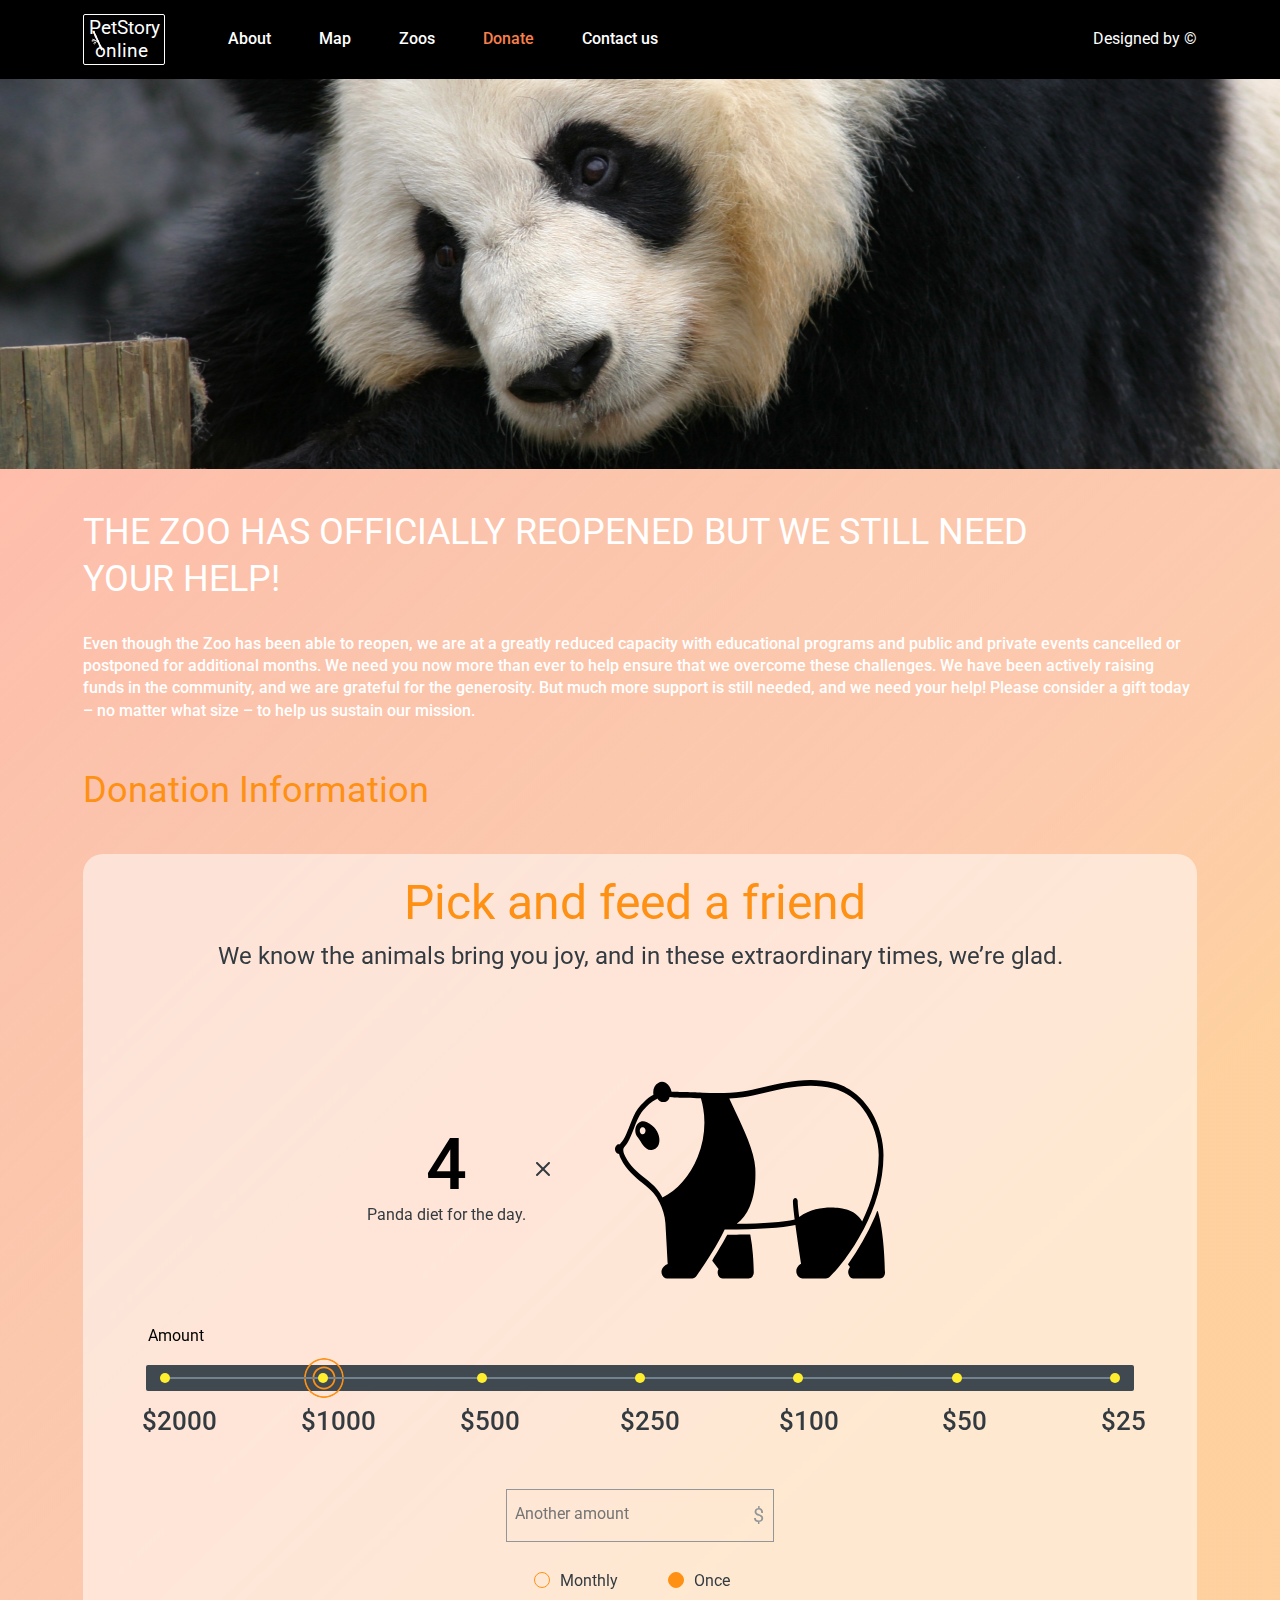
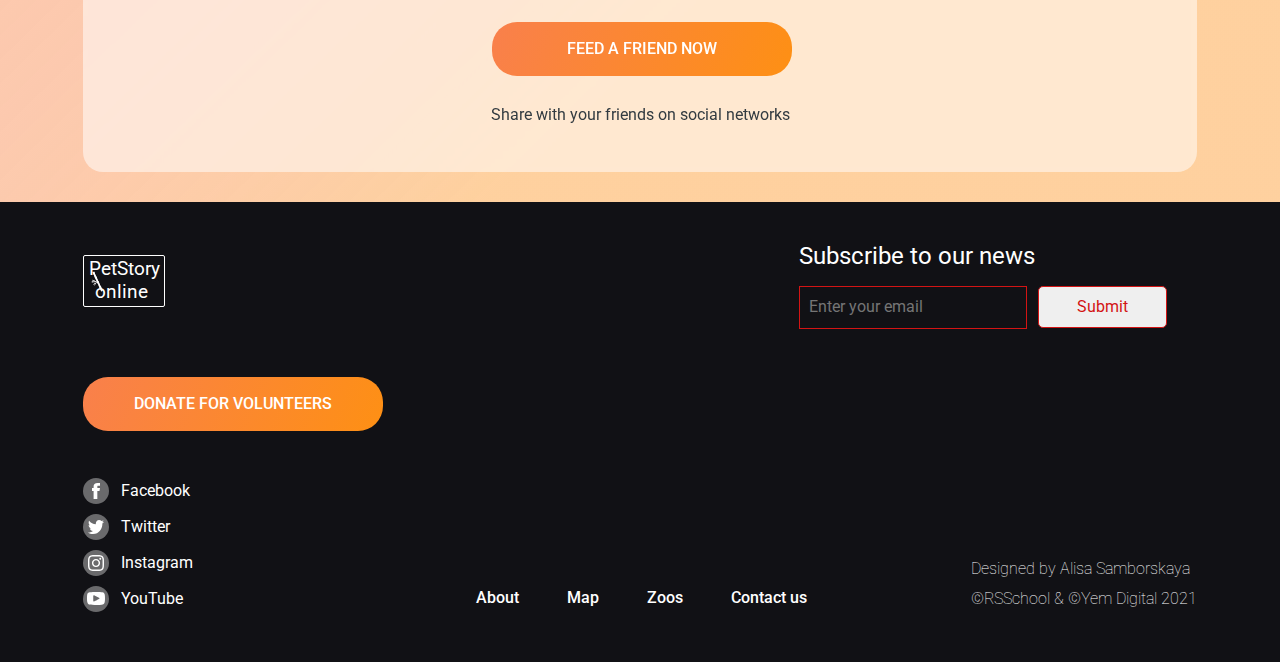
<file: online-zoo/pages/donate/donate.html>
<!DOCTYPE html>
<html lang="en">
  <head>
    <meta charset="UTF-8" />
    <meta http-equiv="X-UA-Compatible" content="IE=edge" />
    <meta name="viewport" content="width=device-width, initial-scale=1.0" />
    <link
      href="https://fonts.googleapis.com/css2?family=Roboto:wght@100;300;400;500;700;900&display=swap"
      rel="stylesheet"
    />
    <link rel="stylesheet" href="../../assets/styles/normalize.css" />
    <link rel="stylesheet" href="../main/style.css" />
    <link rel="stylesheet" href="style.css" />

    <title>Donate</title>
  </head>
  <body>
    <div class="header__wrapper">
      <header class="header">
        <a href="../main/index.html"
          ><h1 class="logo__title">
            PetStory online
            <div class="logo__img"></div>
          </h1>
        </a>
        <nav class="header__items">
          <ul class="items">
            <li class="item__link">
              <a href="../main/index.html" class="item">About</a>
            </li>
            <li class="item__link"><a href="#" class="item">Map</a></li>
            <li class="item__link"><a href="#" class="item">Zoos</a></li>
            <li class="item__link">
              <a href="../donate/donate.html" class="item_about_active"
                >Donate</a
              >
            </li>
            <li class="item__link">
              <a href="#" class="item">Contact us</a>
            </li>
          </ul>
        </nav>
        <div class="designed_by">
          <a
            href="https://www.figma.com/file/jfEFwkXVj1WRq7sUHDr8os/PetStory-online?node-id=0%3A1"
            class="designed_by__link"
            >Designed by ©</a
          >
        </div>
        <div class="burger-menu">
          <img
            src="../../assets/icons/burger_menu.svg"
            alt="burger-menu"
            class="burger-menu__icon"
          />
        </div>
      </header>
    </div>

    <!-- The end of header -->

    <section class="first-section"></section>
    <main class="main">
      <div class="donate">
        <h2 class="donate__title">
          THE ZOO HAS OFFICIALLY REOPENED BUT WE STILL NEED YOUR HELP!
        </h2>
        <p class="donate__text">
          Even though the Zoo has been able to reopen, we are at a greatly
          reduced capacity with educational programs and public and private
          events cancelled or postponed for additional months. We need you now
          more than ever to help ensure that we overcome these challenges. We
          have been actively raising funds in the community, and we are grateful
          for the generosity. But much more support is still needed, and we need
          your help! Please consider a gift today – no matter what size – to
          help us sustain our mission.
        </p>
        <h3 class="donate__subtitle">Donation Information</h3>
        <div class="donate-choice">
          <h3 class="donate-choice__title">Pick and feed a friend</h3>
          <p class="donate-choice__text">
            We know the animals bring you joy, and in these extraordinary times,
            we’re glad.
          </p>
          <div class="donate-choise__counter">
            <div class="counter__period">
              <div class="counter__number">4</div>
              <div class="counter__text">Panda diet for the day.</div>
            </div>
            <img
              src="../../assets/icons/x_icon.svg"
              alt="cross"
              class="counter__cross"
            />
            <img
              src="../../assets/icons/panda_widget1.svg"
              alt="panda"
              class="counter__animal"
            />
          </div>
          <h4 class="donate__form-title">Amount</h4>
          <form action="#" class="donate__form">
            <div class="form-range__container">
              <input
                type="range"
                min="1"
                max="8"
                value="3"
                class="form__range"
              />
              <input
                type="range"
                min="1"
                max="7"
                value="2"
                class="form__range_small"
              />
              <input
                type="range"
                min="1"
                max="5"
                value="3"
                class="form__range_tablet"
              />
              <div class="ticks">
                <span class="tick tick_1"></span>
                <span class="tick tick_2"></span>
                <span class="tick tick_3"></span>
                <span class="tick tick_4"></span>
                <span class="tick tick_5"></span>
                <span class="tick tick_6"></span>
                <span class="tick tick_7"></span>
                <span class="tick tick_8"></span>
                <hr class="middle-line" />
              </div>
            </div>
            <div class="form-price__wrapper">
              <p class="form-price form-price_1">$5000</p>
              <p class="form-price form-price_2">$2000</p>
              <p class="form-price form-price_3 item_active">$1000</p>
              <p class="form-price form-price_4">$500</p>
              <p class="form-price form-price_5">$250</p>
              <p class="form-price form-price_6 item_active_tablet">$100</p>
              <p class="form-price form-price_7">$50</p>
              <p class="form-price form-price_8">$25</p>
            </div>
            <div class="form__number-currency">
              <input
                type="number"
                class="form__number"
                placeholder="Another amount"
                max="9999"
              />
            </div>
            <div class="form__radio">
              <input
                type="radio"
                id="monthly"
                name="period"
                value="monthly"
                class="form__radio-btn"
              />
              <label for="monthly" class="form__radio-text">Monthly</label>
              <input
                type="radio"
                id="once"
                name="period"
                value="once"
                class="form__radio-btn"
                checked
              />
              <label for="once" class="form__radio-text">Once</label>
            </div>
            <input
              type="submit"
              class="form__submit btn"
              value="Feed a friend now"
            />
          </form>
          <p class="donate__bottom-text">
            Share with your friends on social networks
          </p>
        </div>
      </div>
    </main>

    <!-- Start of footer -->

    <footer class="footer">
      <div class="footer-info__wrapper">
        <div class="footer__links">
          <a href="../main/index.html">
            <h1 class="logo__title footer-logo__title">
              PetStory online
              <div class="logo__img"></div>
            </h1>
          </a>
          <a href="../donate/donate.html" class="footer__btn btn">
            <span class="footer__btn-text">Donate for volunteers</span>
          </a>
          <ul class="links">
            <li class="link">
              <a href="https://www.facebook.com/" class="icon__wrapper">
                <img
                  src="../../assets/images/facebook.svg"
                  alt="facebook"
                  class="icon__facebook"
                />
              </a>
              <a href="https://www.facebook.com/" class="link-text">Facebook</a>
            </li>
            <li class="link">
              <a href="https://www.twitter.com/" class="icon__wrapper">
                <img
                  src="../../assets/images/twiter.svg"
                  alt="twitter"
                  class="icon__twitter"
                />
              </a>
              <a href="https://www.twitter.com/" class="link-text">Twitter</a>
            </li>
            <li class="link">
              <a href="https://www.instagram.com/" class="icon__wrapper">
                <img
                  src="../../assets/images/instagramm.svg"
                  alt="instagram"
                  class="icon__instagram"
                />
              </a>
              <a href="https://www.instagram.com/" class="link-text"
                >Instagram</a
              >
            </li>
            <li class="link">
              <a href="https://www.youtube.com/" class="icon__wrapper">
                <img
                  src="../../assets/images/Youtube.svg"
                  alt="youtube"
                  class="icon__youtube"
                />
              </a>
              <a href="https://www.youtube.com/" class="link-text">YouTube</a>
            </li>
          </ul>
        </div>
        <nav class="footer__menu menu">
          <ul class="items">
            <li class="item__link">
              <a href="../main/index.html" class="item">About</a>
            </li>
            <li class="item__link"><a href="#" class="item">Map</a></li>
            <li class="item__link"><a href="#" class="item">Zoos</a></li>
            <li class="item__link">
              <a href="#" class="item">Contact us</a>
            </li>
          </ul>
        </nav>
        <div class="footer__subscribe">
          <div class="subscribe__wrapper">
            <h4 class="subscribe__title">Subscribe to our news</h4>
            <form action="" class="subscribe__form">
              <input
                type="email"
                class="subscribe__input"
                placeholder="Enter your email"
                required
              />
              <input type="submit" class="subscribe__submit" value="Submit" />
            </form>
          </div>
          <div class="footer__designed_by">
            <p class="copyright__author">Designed by Alisa Samborskaya</p>
            <p class="copyright__year">©RSSchool & ©Yem Digital 2021</p>
          </div>
        </div>
      </div>
      <div class="footer-info__wrapper_tablet">
        <div class="footer__links">
          <a href="../main/index.html">
            <h1 class="logo__title footer-logo__title">
              PetStory online
              <div class="logo__img"></div>
            </h1>
          </a>
          <a href="../donate/donate.html" class="footer__btn btn">
            <span class="footer__btn-text">Donate for volunteers</span>
          </a>
          <nav class="footer__menu menu">
            <ul class="items">
              <li class="item__link">
                <a href="../main/index.html" class="item">About</a>
              </li>
              <li class="item__link"><a href="#" class="item">Map</a></li>
              <li class="item__link"><a href="#" class="item">Zoos</a></li>
              <li class="item__link">
                <a href="#" class="item">Contact us</a>
              </li>
            </ul>
          </nav>
        </div>
        <div class="footer__social-net">
          <ul class="links">
            <li class="link">
              <a href="https://www.facebook.com/" class="icon__wrapper">
                <img
                  src="../../assets/images/facebook.svg"
                  alt="facebook"
                  class="icon__facebook"
                />
              </a>
            </li>
            <li class="link">
              <a href="https://www.twitter.com/" class="icon__wrapper">
                <img
                  src="../../assets/images/twiter.svg"
                  alt="twitter"
                  class="icon__twitter"
                />
              </a>
            </li>
            <li class="link">
              <a href="https://www.instagram.com/" class="icon__wrapper">
                <img
                  src="../../assets/images/instagramm.svg"
                  alt="instagram"
                  class="icon__instagram"
                />
              </a>
            </li>
            <li class="link">
              <a href="https://www.youtube.com/" class="icon__wrapper">
                <img
                  src="../../assets/images/Youtube.svg"
                  alt="youtube"
                  class="icon__youtube"
                />
              </a>
            </li>
          </ul>
          <div class="footer__designed_by">
            <p class="copyright__author">Designed by Alisa Samborskaya</p>
            <p class="copyright__year">©RSSchool & ©Yem Digital 2021</p>
          </div>
        </div>
      </div>
      <div class="footer-info__wrapper_mobile">
        <a href="../main/index.html">
          <h1 class="logo__title">
            PetStory online
            <div class="logo__img logo_mobile"></div>
          </h1>
        </a>
        <ul class="links">
          <li class="link">
            <a href="https://www.facebook.com/" class="icon__wrapper">
              <img
                src="../../assets/images/facebook.svg"
                alt="facebook"
                class="icon__facebook"
              />
            </a>
          </li>
          <li class="link">
            <a href="https://www.twitter.com/" class="icon__wrapper">
              <img
                src="../../assets/images/twiter.svg"
                alt="twitter"
                class="icon__twitter"
              />
            </a>
          </li>
          <li class="link">
            <a href="https://www.instagram.com/" class="icon__wrapper">
              <img
                src="../../assets/images/instagramm.svg"
                alt="instagram"
                class="icon__instagram"
              />
            </a>
          </li>
          <li class="link">
            <a href="https://www.youtube.com/" class="icon__wrapper">
              <img
                src="../../assets/images/Youtube.svg"
                alt="youtube"
                class="icon__youtube"
              />
            </a>
          </li>
        </ul>
        <a href="../donate/donate.html" class="footer__btn btn">
          <span class="footer__btn-text">Donate for volunteers</span>
        </a>
        <div class="footer__designed_by">
          <p class="copyright__author">Designed by Alisa Samborskaya</p>
          <p class="copyright__year">©RSSchool & ©Yem Digital 2021</p>
        </div>
        <nav class="footer__menu menu">
          <ul class="items">
            <li class="item__link">
              <a href="../main/index.html" class="item">About</a>
            </li>
            <li class="item__link"><a href="#" class="item">Map</a></li>
            <li class="item__link"><a href="#" class="item">Zoos</a></li>
            <li class="item__link">
              <a href="#" class="item">Contact us</a>
            </li>
          </ul>
        </nav>
      </div>
    </footer>
  </body>
</html>
</file>
<file: online-zoo/pages/main/style.css>
* {
  box-sizing: border-box;
  margin: 0;
  padding: 0;
}

body {
  font-family: "Roboto", sans-serif;
  font-style: normal;
}

a {
  color: white;
  text-decoration: none;
}

textarea:focus,
input:focus {
  outline: none;
}
/* 1 Section */

.section_header {
  color: white;
  background-image: url("../../assets/images/Panda.png");
  background-size: cover;
  background-repeat: no-repeat;
  background-position: center center;
}

.header__wrapper {
  background: #000000;
}

.header {
  display: flex;
  align-items: center;
  padding: 1px 15px;
  margin: 0 auto;
  max-width: 1190px;
}

.logo__title {
  width: 82px;
  padding: 2px 0;
  position: relative;
  text-align: center;
  border: 1px solid #ffffff;
  border-radius: 2px;
  font-weight: 400;
  font-size: 19px;
  line-height: 120%;
}

.logo__title:hover {
  color: #e47209;
}
.logo__img {
  display: inline-block;
  position: relative;
  right: 63%;
}

.logo__img:before {
  content: url("../../assets/icons/bamboo.svg");
  position: absolute;
  bottom: 0;
  right: 30%;
}

.header__items {
  margin-left: 63px;
}

.items {
  display: flex;
  gap: 58px;
  list-style-type: none;
}

.item__link {
  font-weight: 500;
  font-size: 16px;
  align-self: center;
}

.item_about_active {
  color: #f9804b;
  pointer-events: none;
}

.item:hover {
  color: #f9804b;
}

.designed_by {
  margin-left: auto;
  font-size: 16px;
}

.designed_by__link:hover {
  color: #f9804b;
}

.burger-menu {
  display: none;
}

.watch-favorite__modal {
  max-width: 1190px;
  margin: 0 auto;
  padding: 0 15px 103px;
}

.watch-favorite {
  display: flex;
  flex-direction: column;
  align-items: center;
  width: 500px;
  margin: 86px 0 0 auto;
  position: relative;
}

.watch-favorite__title {
  text-align: center;
  text-transform: uppercase;
  margin: 0 0 60px 0;
  font-weight: 700;
  font-size: 106px;
  line-height: 75%;
  z-index: 2;
}

.watch-favorite__title:before {
  content: "";
  position: absolute;
  z-index: -1;
  top: -74px;
  left: -74px;
  width: 465px;
  height: 465px;
  background: linear-gradient(113.96deg, #f9804b 1.49%, #fe9013 101.44%);
  border-radius: 50%;
}

.watch-favorite__title_yellow {
  color: #ffee2e;
}

.btn {
  width: 300px;
  height: 54px;
  text-align: center;
  background: linear-gradient(113.96deg, #f9804b 1.49%, #fe9013 101.44%);
  border-radius: 25px;
  font-weight: 500;
  font-size: 16px;
  line-height: 140%;
  text-transform: uppercase;
  color: white;
  border: none;
  cursor: pointer;
  outline: none;
}

.btn:hover {
  background: #e47209;
}

.btn:active {
  background: #4b9200;
}

.btn:disabled {
  background: #767474;
}

.watch-favorite__btn_tablet {
  display: none;
}

/* 2 Section*/

.section_backstage {
  position: relative;
}

.section_backstage:after {
  display: block;
  content: url("../../assets/images/flower_foto1.jpg");
  position: absolute;
  top: -128px;
  right: -1px;
  height: 608px;
  width: 205px;
}

.flower-img_tablet {
  display: none;
}

.backstage {
  margin: 140px auto 180px;
  max-width: 1190px;
  padding: 0 15px;
  display: flex;
  justify-content: space-between;
}

.watch-favorite__btn_mobile {
  display: none;
}

.backstage-img__wrapper {
  display: flex;
  align-items: center;
}

.backstage-img {
  flex: 0 1 610px;
  margin-right: 15px;
}

.backstage-img_small {
  display: none;
}

.backstage__text {
  flex: 0 1 465px;
  display: flex;
  flex-direction: column;
  justify-content: space-between;
  font-weight: 400;
  color: #333b41;
}

.backstage__title {
  font-weight: 400;
  font-size: 48px;
  line-height: 120%;
  margin-bottom: 3px;
}

.backstage-info__first {
  font-size: 16px;
  line-height: 130%;
  margin-bottom: 36px;
}

.backstage__subtitle {
  font-weight: 400;
  font-size: 24px;
  line-height: 120%;
  margin-bottom: 14px;
}

.backstage-info__second {
  font-size: 16px;
  line-height: 140%;
}

/* 3 Section */

.section_animals {
  position: relative;
  padding-bottom: 100px;
}

.section_animals:before {
  content: url("../../assets/icons/palm_foto.svg");
  position: absolute;
  left: 0;
  bottom: -4px;
  width: 292px;
  z-index: -1;
}

.section_animals:after {
  content: url("../../assets/icons/strelitzia\ 1.svg");
  position: absolute;
  right: 0;
  bottom: -4px;
  width: 368px;
  z-index: -1;
}

.slider {
  max-width: 1354px;
  padding: 0 97px;
  display: flex;
  flex-wrap: wrap;
  justify-content: space-between;
  position: relative;
  margin: 0 auto;
  gap: 20px 5px;
}

.slider__arrow-left__wrapper {
  display: flex;
  justify-content: center;
  align-items: center;
  width: 62px;
  height: 62px;
  border-radius: 50%;
  position: absolute;
  top: 50%;
  left: 15px;
  transform: translate(0, -50%);
  background: linear-gradient(113.96deg, #f9804b 1.49%, #fe9013 101.44%);
  cursor: pointer;
}

.slider__arrow-left {
  width: 16px;
}

.slider__arrow-left__wrapper:hover {
  background: #e47209;
}

.slider__arrow-left__wrapper:active {
  background: #4b9200;
}

.slider__arrow-left__wrapper:disabled {
  background: #767474;
}

.slider__arrow-right__wrapper {
  display: flex;
  justify-content: center;
  align-items: center;
  width: 62px;
  height: 62px;
  border-radius: 50%;
  position: absolute;
  top: 50%;
  right: 15px;
  transform: translate(0, -50%);
  background: linear-gradient(113.96deg, #f9804b 1.49%, #fe9013 101.44%);
  cursor: pointer;
}

.slider__arrow-right {
  width: 16px;
}

.slider__arrow-right__wrapper:hover {
  background: #e47209;
}

.slider__arrow-right__wrapper:active {
  background: #4b9200;
}

.slider__arrow-right__wrapper:disabled {
  background: #767474;
}

.slide__wrapper {
  position: relative;
  width: 366px;
  height: 426px;
  border: 1px solid #fa6f32;
  border-radius: 5px;
  overflow: hidden;
  cursor: pointer;
}

.slide__wrapper_7 {
  display: none;
}

.slide-img {
  width: 100%;
  border-top-left-radius: 5px;
  border-top-right-radius: 5px;
  transition: all 0.5s;
}

.slide__wrapper:hover .slide-img {
  transform: scale(1.03);
}

.slide-img__wrapper {
  position: relative;
}

.slide-img__wrapper:after {
  content: "";
  position: absolute;
  top: 0;
  right: 0;
  bottom: 0;
  left: 0;
  background-color: transparent;
  transition: all 0.5s;
}

.slide__wrapper:hover .slide-img__wrapper:after {
  bottom: -2px;
  background-color: rgba(0, 0, 0, 0.3);
}

.slide-info {
  position: relative;
  width: 366px;
  display: flex;
  padding: 4px 9px 12px 15px;
}

.slide-text__wrapper {
  bottom: 10px;
  position: absolute;
  transition: all 0.5s;
}

.slide__wrapper:hover .slide-text__wrapper {
  bottom: 60px;
  color: white;
}

.slide-info__title {
  font-weight: 500;
  font-size: 16px;
  line-height: 140%;
  text-transform: uppercase;
}

.slide-info__text {
  font-weight: 300;
  font-size: 15px;
  line-height: 120%;
}

.slide-info__text_alligator-tablet {
  display: none;
}

.slide-info__icon {
  height: 38px;
  margin-left: auto;
}

.slide__wrapper:hover .slide-info__icon {
  visibility: hidden;
}

.choose-favorite__btn {
  display: block;
  margin: 80px auto 0;
  background-color: #fe9013;
}

/*4 Section*/

.section_pay {
  background: linear-gradient(
      315.75deg,
      rgba(254, 210, 144, 0.7) 30.06%,
      #febdab 100.95%,
      rgba(254, 210, 144, 0.7) 106.36%
    ),
    linear-gradient(
      315.75deg,
      rgba(254, 189, 171, 0.74) 30.06%,
      rgba(243, 169, 248, 0.66) 50.74%,
      #e0d8f0 80.49%,
      #eaf7fe 127.9%,
      #eaf7fe 149.54%
    );
  padding: 70px 0 100px;
}

.pick-and-feed {
  margin: 0 auto;
  max-width: 1160px;
  padding: 41px 0 59px;
  background: rgba(253, 253, 255, 0.52);
  backdrop-filter: blur(2px);
  border-radius: 20px;
}

.pick-and-feed__title {
  margin-bottom: 30px;
  font-weight: 400;
  font-size: 48px;
  line-height: 120%;
  text-align: center;
  color: #fe9013;
}

.pick-and-feed__main-text {
  margin: 0 0 40px 8.5%;
  font-weight: 400;
  font-size: 24px;
  line-height: 120%;
  color: #333b41;
}

.pick-and-feed__text_bold {
  margin: 0 0 10px 8.5%;
  font-weight: 500;
  font-size: 16px;
  line-height: 130%;
  color: #333b41;
}

.pick-and-feed__text {
  margin: 0 17% 58px 8.5%;
  font-weight: 400;
  font-size: 16px;
  line-height: 130%;
  color: #333b41;
}

.pick-and-feed__text_underline {
  display: inline-block;
  border-bottom: 1px solid #fe9013;
  padding-bottom: 2px;
  color: #333b41;
}

.pick-and-feed__subtitle {
  text-align: center;
  margin-bottom: 40px;
  font-weight: 400;
  font-size: 36px;
  line-height: 130%;
  color: #333b41;
}

.pick-and-feed__steps {
  display: flex;
  max-width: 765px;
  margin: 0 auto 60px;
  justify-content: space-between;
}

.pick-and-feed__step {
  width: 168px;
}

.step-img__wrapper {
  height: 168px;
  display: flex;
  justify-content: center;
  align-items: center;
  margin-bottom: 30px;
  background: #ffffff;
  border: 1px solid #f9804b;
  border-radius: 5px;
}

.step-img_pay {
  width: 108px;
}

.step-img_zoo {
  width: 86px;
}

.step-img_monkey {
  width: 125px;
}

.step__text {
  font-weight: 400;
  font-size: 16px;
  line-height: 140%;
  color: #333b41;
}

.arrow-img {
  width: 70px;
}

.arrow-img__first {
  margin-bottom: 82px;
}

.arrow-img__second {
  margin-bottom: 90px;
}

.pick-and-feed__btn {
  display: flex;
  justify-content: center;
  align-items: center;
  margin: 0 auto;
}

/*5 Section*/

.section_testimonials {
  padding: 140px 0 180px;
  position: relative;
  overflow: hidden;
}

.section_testimonials:after {
  content: url("../../assets/icons/leav_foto.svg");
  position: absolute;
  bottom: -137px;
  right: 0;
  z-index: -1;
  width: 247px;
}

.testimonials {
  max-width: 1190px;
  padding: 0 15px;
  display: flex;
  flex-direction: column;
  margin: 0 auto;
}

.testimonials__title {
  margin-bottom: 49px;
  font-weight: 400;
  font-size: 36px;
  line-height: 130%;
  color: #333b41;
  align-self: center;
}

.testimonials__content {
  margin-bottom: 21px;
  display: flex;
  justify-content: space-between;
}

.testimonial {
  width: 266px;
  height: 391px;
  position: relative;
  background: #f1f3f2;
  border-radius: 20px;
  padding: 15px;
}

.testimonial:before {
  content: "";
  position: absolute;
  z-index: -1;
  inset: -2px;
  border-radius: 20px;
  background: linear-gradient(
    315.75deg,
    rgba(254, 189, 171, 0.74) 30.06%,
    rgba(243, 169, 248, 0.66) 50.74%,
    #e0d8f0 80.49%,
    #eaf7fe 127.9%,
    #eaf7fe 149.54%
  );
}

.testimonial__header {
  display: flex;
  gap: 12px;
  margin-bottom: 10px;
}

.testimonial__img {
  width: 37px;
}

.testimonial__name {
  font-weight: 400;
  font-size: 16px;
  line-height: 120%;
}

.testimonial__name_4-small {
  display: none;
}

.testimonial__location {
  font-weight: 300;
  font-size: 15px;
  line-height: 120%;
  color: #bdbdbd;
}

.testimonial__text {
  height: 309px;
  overflow: hidden;
  font-weight: 300;
  font-size: 15px;
  line-height: 120%;
  color: #767474;
}

.testimonials__range__wrapper {
  width: 600px;
  height: 6px;
  border-radius: 5px;
  position: relative;
  margin-bottom: 31px;
  align-self: center;
  display: flex;
  justify-content: center;
  align-items: center;
}

.testimonials__range {
  -webkit-appearance: none;
  -moz-appearance: none;
  display: block;
  margin: 0;
  width: 100%;
  background: transparent;
  cursor: pointer;
}

.testimonials__range:focus {
  outline: none;
}

.testimonials__range::-webkit-slider-runnable-track {
  -webkit-appearance: none;
  z-index: -1;
  width: 100%;
  color: transparent;
  border-radius: 5px;
  border: none;
  background: #f5f7f6;
}

.testimonials__range::-webkit-slider-thumb {
  -webkit-appearance: none;
  cursor: pointer;
  height: 6px;
  width: 115.19px;
  border-radius: 5px;
  position: relative;
  z-index: 2;
  background: #fe9013;
  background-size: 100%;
}

.testimonials__range__wrapper:hover .testimonials__range::-webkit-slider-thumb {
  background: #e47209;
}

.testimonials__range__wrapper:active
  .testimonials__range::-webkit-slider-thumb {
  background: #4b9200;
}

.testimonials__range__wrapper:disabled
  .testimonials__range::-webkit-slider-thumb {
  background: #767474;
}

.testimonials__range::-moz-range-track {
  -moz-appearance: none;
  z-index: -1;
  width: 100%;
  height: 6px;
  color: transparent;
  border-radius: 5px;
  border: none;
  background: #f5f7f6;
}

.testimonials__range::-moz-range-thumb {
  -moz-appearance: none;
  border: none;
  cursor: pointer;
  height: 6px;
  width: 115.19px;
  border-radius: 5px;
  position: relative;
  z-index: 2;
  background: #fe9013;
  background-size: 100%;
}

.testimonials__range__wrapper:hover .testimonials__range::-moz-range-thumb {
  background: #e47209;
}

.testimonials__range__wrapper:active .testimonials__range::-moz-range-thumb {
  background: #4b9200;
}

.testimonials__range__wrapper:disabled .testimonials__range::-moz-range-thumb {
  background: #767474;
}

.testimonials__range__wrapper:before {
  content: "";
  position: absolute;
  z-index: -1;
  inset: -0.5px;
  border-radius: 5px;
  background: linear-gradient(
    315.75deg,
    rgba(254, 189, 171, 0.74) 30.06%,
    rgba(243, 169, 248, 0.66) 50.74%,
    #e0d8f0 80.49%,
    #eaf7fe 127.9%,
    #eaf7fe 149.54%
  );
}

.testimonials__btn {
  border-radius: 5px;
}

/*Footer*/

.footer {
  background: #111115;
  color: white;
  padding: 40px 0 50px;
}

.footer-info__wrapper {
  margin: 0 auto;
  display: flex;
  max-width: 1190px;
  padding: 0 15px;
  justify-content: space-between;
}

.footer-info__wrapper_tablet {
  display: none;
}

.footer-info__wrapper_mobile {
  display: none;
}

.footer-logo__title {
  margin-bottom: 68px;
}

.footer__btn {
  display: flex;
  justify-content: center;
  align-items: center;
  border-radius: 5px;
  margin-bottom: 47px;
}

.links {
  display: flex;
  flex-direction: column;
  gap: 10px;
}

.link {
  display: flex;
}

.link:hover > .icon__wrapper {
  background: #e47209;
}

.link:active > .icon__wrapper {
  background: #4b9200;
}

.link:disabled > .icon__wrapper {
  background: #767474;
}

.link:hover > .link-text {
  color: #e47209;
}

.link:active > .link-text {
  color: #4b9200;
}

.link:disabled > .link-text {
  color: #767474;
}

.link-text {
  align-self: center;
  font-weight: 400;
  font-size: 16px;
  line-height: 140%;
}

.icon__wrapper {
  width: 26px;
  height: 26px;
  margin-right: 12px;
  background: rgba(196, 196, 196, 0.5);
  border-radius: 50%;
  display: flex;
  justify-content: center;
  align-items: center;
}

.icon__facebook {
  width: 8px;
}

.icon__twitter {
  width: 16px;
}

.icon__instagram {
  width: 16px;
}

.icon__youtube {
  width: 18px;
}

.footer__menu {
  align-self: end;
  margin: 0 0 4px 68px;
}

.footer__subscribe {
  display: flex;
  flex-direction: column;
  justify-content: space-between;
}

.subscribe__title {
  font-weight: 400;
  font-size: 24px;
  line-height: 120%;
  margin-bottom: 14px;
}

.subscribe__input {
  width: 228px;
  padding: 9px;
  border: 1px solid #f9804b;
  background-color: #111115;
  color: #bdbdbd;
  margin: 0 7px 7px 0;
  font-weight: 400;
  font-size: 16px;
  line-height: 140%;
}

.subscribe__input:invalid {
  border: 1px solid #d31414;
}

.subscribe__form:invalid .subscribe__input:focus {
  border: 1px solid #4b9200;
}

.subscribe__submit {
  width: 129px;
  height: 42px;
  font-weight: 400;
  font-size: 16px;
  line-height: 140%;
  color: black;
  border: 1px solid #333b41;
  border-radius: 5px;
  cursor: pointer;
}

.subscribe__form:valid .subscribe__submit:active {
  color: #4b9200;
  border: 1px solid #4b9200;
}

.subscribe__form:invalid .subscribe__submit {
  color: #d31414;
  border: 1px solid #d31414;
  pointer-events: none;
}

.footer__designed_by {
  align-self: end;
  font-weight: 100;
  font-size: 16px;
  line-height: 160%;
}

.copyright__author {
  margin-bottom: 5px;
}

/*Media*/

@media (max-width: 1580px) {
  /* 3 Section */

  .section_animals:before {
    content: url("../../assets/images/palm_foto_small.svg");
    width: 196px;
  }

  .section_animals:after {
    content: url("../../assets/images/strelitzia-small.svg");
    width: 241px;
  }
}

@media (max-width: 1500px) {
  /* 2 Section */

  .section_backstage:after {
    display: none;
  }
}

@media (max-width: 1350px) {
  /* 1 Section*/

  .header {
    padding: 1px 3%;
  }

  .items {
    gap: 48px;
  }

  .watch-favorite__modal {
    overflow: hidden;
    padding: 0 3% 47px;
  }

  .watch-favorite {
    width: 400px;
    margin: 43px 55px 0 auto;
  }

  .watch-favorite__title {
    margin: 0 0 40px 0;
    font-size: 85px;
  }

  .watch-favorite__title:before {
    top: -54px;
    left: -58px;
    width: 367px;
    height: 367px;
  }

  /* 2 Section */

  .backstage {
    margin: 109px auto 153px;
    padding: 0 3%;
  }

  .backstage-img {
    display: none;
  }

  .backstage-img_small {
    display: block;
    flex: 0 1 455px;
    margin-right: 30px;
  }

  .backstage__text {
    flex: 0 1 465px;
  }

  .backstage__title {
    margin-top: -8px;
    margin-bottom: 10px;
  }

  .backstage-info__first {
    margin-bottom: 42px;
  }

  .backstage__subtitle {
    margin-bottom: 23px;
  }

  .backstage-info__second {
    margin-right: 5px;
    margin-bottom: -12px;
  }

  /* 3 SECTION */

  .section_animals {
    padding-bottom: 140px;
  }

  .slider {
    padding: 0 3%;
    gap: 92px 5px;
  }

  .slider__arrow-left__wrapper {
    left: 35.2%;
  }

  .slider__arrow-right__wrapper {
    right: 35.2%;
  }

  .slide__wrapper {
    width: calc(33% - 16px);
    height: 35.4vw;
  }

  .slide__wrapper_1 {
    order: 1;
  }

  .slide__wrapper_2 {
    order: 2;
  }

  .slide__wrapper_3 {
    order: 4;
  }

  .slide__wrapper_4 {
    display: none;
  }

  .slide__wrapper_5 {
    order: 3;
  }

  .slide__wrapper_6 {
    order: 6;
  }

  .slide__wrapper_7 {
    display: block;
    order: 5;
  }

  .slide-info {
    width: 100%;
    padding: 6px 11px 12px 15px;
  }

  .slide-text__wrapper {
    bottom: 10px;
  }

  .slide__wrapper:hover .slide-text__wrapper {
    bottom: 60px;
  }

  /* 4 Section */

  .section_pay {
    padding: 30px 3% 50px;
  }

  .pick-and-feed {
    padding: 30px 0 50px;
  }

  .pick-and-feed__title {
    margin-bottom: 22px;
  }

  .pick-and-feed__main-text {
    text-align: center;
    margin: 0 0 20px 0;
  }

  .pick-and-feed__text_bold {
    margin: 0 10% 10px 5.2%;
  }

  .pick-and-feed__text {
    margin: 0 10% 40px 5.2%;
  }

  .pick-and-feed__text_underline {
    padding-bottom: 1px;
  }

  .pick-and-feed__steps {
    max-width: 765px;
    margin: 0 auto 70px;
  }

  .pick-and-feed__step {
    width: 22%;
  }

  /*5 Section*/

  .section_testimonials {
    padding: 100px 0 140px;
  }

  .section_testimonials:after {
    content: url("../../assets/images/leav_foto_small.svg");
    position: absolute;
    bottom: -90px;
    right: 0;
    z-index: -1;
    width: 196px;
  }

  .testimonials {
    padding: 0 3%;
  }

  .testimonials__title {
    margin-bottom: 31px;
  }

  .testimonials__content {
    margin-bottom: 22px;
  }

  .testimonial {
    width: 31%;
    height: 390px;
    padding: 13px 15px 15px 15px;
  }

  .testimonial_1 {
    order: 1;
  }

  .testimonial_2 {
    display: none;
  }

  .testimonial_3 {
    order: 3;
  }

  .testimonial_4 {
    order: 2;
  }

  .testimonial__header {
    display: flex;
    gap: 8px;
    margin-bottom: 10px;
  }

  .testimonial__img {
    width: 37px;
  }

  .testimonial__name_4 {
    display: none;
  }

  .testimonial__name_4-small {
    display: block;
  }

  .testimonial__text {
    height: 289px;
  }

  .testimonials__range__wrapper {
    width: 390px;
    margin-bottom: 52px;
    margin-right: 10px;
  }

  .testimonials__range::-webkit-slider-thumb {
    width: 75px;
  }

  .testimonials__range::-moz-range-thumb {
    width: 75px;
  }

  /*Footer*/

  .footer-info__wrapper {
    padding: 0 1.8% 0 4.3%;
  }

  .footer-logo__title {
    margin-bottom: 69px;
  }
  .footer__menu {
    margin: 0 -80px 4px -35px;
  }

  .subscribe__title {
    margin-bottom: 15px;
    margin-left: -30px;
  }

  .subscribe__form {
    margin-left: -30px;
    margin-right: 30px;
  }
}

@media (max-width: 945px) {
  /* 1 Section */

  .header__wrapper {
    position: fixed;
    top: 0;
    left: 0;
    right: 0;
    z-index: 3;
  }

  .header {
    justify-content: space-between;
    padding: 1px 3%;
  }

  .logo__title {
    width: 47px;
    border: none;
    font-size: 12px;
    margin: 0;
  }

  .logo__img:before {
    content: url("../../assets/icons/bamboo_tablet.svg");
  }

  .header__items {
    display: none;
  }

  .copyright {
    display: none;
  }

  .burger-menu {
    display: block;
  }

  .burger-menu__icon {
    width: 19px;
    height: 18px;
  }

  .watch-favorite__modal {
    padding: 32.8px 18px 40px;
  }

  .watch-favorite {
    width: 255px;
    margin: 48px 0 0 auto;
  }

  .watch-favorite__title {
    margin: 0;
    font-size: 54px;
  }

  .watch-favorite__title:before {
    top: -37px;
    left: -37px;
    width: 237px;
    height: 237px;
  }

  .watch-favorite__btn {
    display: none;
  }

  .watch-favorite__btn_tablet {
    display: block;
    margin-top: -5px;
  }

  /* 2 Section */

  .section_backstage {
    position: relative;
  }

  .backstage {
    margin: -5px auto 25px;
    padding: 0 0 0 3%;
    display: flex;
  }

  .backstage-img__wrapper {
    display: none;
  }

  .backstage__text {
    flex: 1 1 495px;
    justify-content: start;
  }

  .backstage__title {
    margin: 65px 0 20px 5px;
  }

  .backstage-info__first {
    margin-bottom: 30px;
  }

  .backstage__subtitle {
    margin: 0 0 20px 5px;
  }

  .backstage-info__second {
    margin-bottom: 35px;
  }

  .flower-img_tablet {
    display: block;
  }

  /* 3 Section */

  .section_animals {
    padding-bottom: 100px;
  }

  .slider {
    padding: 0 3%;
    gap: 92px 5px;
  }

  .slider__arrow-left__wrapper {
    top: 49.5%;
    left: 38%;
  }

  .slider__arrow-right__wrapper {
    top: 49.5%;
    right: 38%;
  }

  .slide__wrapper {
    width: calc(50% - 16px);
    height: 52.2vw;
  }

  .slide__wrapper_1 {
    order: 1;
  }

  .slide__wrapper_2 {
    order: 2;
  }

  .slide__wrapper_3 {
    order: 3;
  }

  .slide__wrapper_4 {
    display: none;
  }

  .slide__wrapper_5 {
    display: none;
  }

  .slide__wrapper_6 {
    display: none;
  }

  .slide__wrapper_7 {
    order: 4;
  }

  .slide-info {
    width: 100%;
    padding: 5px 11px 5px 10px;
  }

  .slide-info__title {
    line-height: 100%;
    font-size: 13px;
  }

  .slide-info__text {
    font-size: 11.5px;
  }

  .slide-info__text_alligator-desktop {
    display: none;
  }

  .slide-info__text_alligator-tablet {
    display: block;
  }

  .slide-info__icon {
    height: 35px;
    margin-left: auto;
    padding-bottom: 5px;
  }

  .choose-favorite__btn {
    margin: 60px auto 0;
  }

  .section_animals:before {
    content: url("../../assets/images/palm_foto_tablet.svg");
    width: 125px;
  }

  .section_animals:after {
    content: url("../../assets/images/strelitzia\ _tablet.svg");
    width: 175px;
  }

  /* 4 Section */

  .section_pay {
    padding: 3% 0;
  }

  .pick-and-feed {
    padding: 8px 20px 60px;
  }

  .pick-and-feed__title {
    margin-bottom: 20px;
    font-size: 42px;
  }

  .pick-and-feed__main-text {
    text-align: start;
    margin: 0 0 20px 0;
    font-size: 22px;
  }

  .pick-and-feed__text_bold {
    text-align: start;
    margin: 0 0 10px 0;
    font-size: 16px;
  }

  .pick-and-feed__text {
    margin: 0 0 30px 0;
    font-size: 16px;
  }

  .pick-and-feed__text_underline {
    padding-bottom: 1px;
  }

  .pick-and-feed__subtitle {
    margin-bottom: 19px;
  }

  .pick-and-feed__steps {
    margin: 0 auto 40px;
  }

  .pick-and-feed__step {
    width: 28%;
  }

  .arrow-img {
    display: none;
  }

  .pick-and-feed__step_2 {
    position: relative;
  }

  .pick-and-feed__step_2:before {
    content: url("../../assets/icons/arrow.svg");
    position: absolute;
    top: -17px;
    left: -75px;
  }

  .pick-and-feed__step_2:after {
    content: url("../../assets/icons/arrow.svg");
    position: absolute;
    top: -17px;
    right: -58px;
  }

  .pick-and-feed__step_3 {
    margin-right: 13px;
  }

  /*5 Section*/

  .section_testimonials {
    padding: 60px 0 80px;
  }

  .section_testimonials:after {
    content: url("../../assets/images/logo_footer_tablet.svg");
    bottom: -72px;
    right: -130px;
    width: 247px;
  }

  .testimonials {
    padding: 0 3%;
  }

  .testimonials__title {
    margin-bottom: 32px;
  }

  .testimonials__content {
    margin-bottom: 40px;
    flex-direction: column;
    gap: 15px;
  }

  .testimonial {
    width: 100%;
    height: 109px;
    padding: 12px 25px 8px 14px;
  }

  .testimonial__text {
    height: 38px;
  }

  .testimonials__range__wrapper {
    display: none;
  }

  .testimonials__btn {
    align-self: center;
    width: 240px;
  }

  /*Footer*/

  .footer {
    padding: 12px 0;
  }

  .footer-info__wrapper {
    display: none;
  }

  .footer-info__wrapper_tablet {
    margin: 0 auto;
    display: flex;
    padding: 0 10px;
    justify-content: space-between;
  }

  .footer__links {
    margin-left: 10px;
  }

  .footer-logo__title {
    width: 82px;
    padding: 2px 0;
    position: relative;
    text-align: center;
    border: 1px solid #ffffff;
    border-radius: 2px;
    font-weight: 400;
    font-size: 19px;
    line-height: 120%;
    margin-bottom: 32px;
  }

  .footer__btn {
    margin-bottom: 99px;
  }

  .footer__menu {
    align-self: start;
    margin: 0;
  }

  .items {
    gap: 37px;
  }

  .footer__social-net {
    display: flex;
    flex-direction: column;
    align-items: end;
    justify-content: space-between;
  }

  .links {
    gap: 20px;
  }

  .footer__designed_by {
    margin-right: 10px;
    margin-bottom: -5px;
    font-weight: 100;
    font-size: 16px;
    line-height: 160%;
  }

  .copyright__author {
    margin-bottom: 5px;
  }
}

@media (max-width: 585px) {
  /* 1 SECTION */

  .logo_mobile:before {
    content: url("../../assets/icons/bamboo.svg");
  }

  .section_header {
    background-image: none;
  }

  .watch-favorite__modal {
    margin-top: 34px;
    padding: 0 10px 41px;
    color: white;
    background-image: url("../../assets/images/Panda.png");
    background-size: cover;
    background-repeat: no-repeat;
    background-position: center center;
  }

  .watch-favorite {
    width: 128px;
    margin: 41px 0 0 auto;
  }

  .watch-favorite__title {
    font-size: 28px;
  }

  .watch-favorite__title:before {
    top: -19px;
    left: -19px;
    width: 119px;
    height: 119px;
  }

  .watch-favorite__btn_tablet {
    display: none;
  }

  /* 2 Section */

  .section_backstage:after {
    display: block;
    content: url("../../assets/icons/flower_foto1_mobile.svg");
    position: absolute;
    top: 20px;
    right: 5px;
    height: 217px;
    width: 30px;
  }

  .backstage {
    margin: 20px auto 40px;
    padding: 0 3%;
    flex-direction: column;
  }

  .watch-favorite__btn_mobile {
    display: block;
    align-self: center;
  }

  .backstage__text {
    flex: 0 1 300px;
    margin-right: 10px;
    justify-content: start;
  }

  .backstage__title {
    font-size: 24px;
    margin: 30px 0 10px 0;
  }

  .backstage-info__first {
    margin-left: 2px;
    margin-bottom: 22px;
  }

  .backstage__subtitle {
    margin: 0 0 6px 3px;
  }

  .backstage-info__second {
    margin-right: -3px;
    margin-bottom: 0;
  }

  .flower-img_tablet {
    display: none;
  }

  /* 3 Section */

  .section_animals {
    padding-bottom: 60px;
  }

  .slider {
    padding: 0 3%;
    display: flex;
    flex-direction: column;
    align-items: center;
    position: relative;
    margin: 0 auto;
    gap: 20px 0;
  }

  .slider__arrow-left__wrapper {
    display: none;
  }

  .slider__arrow-right__wrapper {
    display: none;
  }

  .slide__wrapper {
    width: calc(100% - 14px);
    height: 103.7vw;
  }

  .slide-info {
    padding: 3px 8px 5px 12px;
  }

  .choose-favorite__btn {
    margin: 20px auto 0;
  }

  .section_animals:before {
    content: url("../../assets/icons/palm_foto_mobile.svg");
    width: 138px;
  }

  .section_animals:after {
    content: url("../../assets/icons/strelitzia_mobile.svg");
    width: 68px;
    bottom: -8px;
  }

  /* 4 Section */

  .section_pay {
    padding: 20px 3%;
  }

  .pick-and-feed {
    padding: 20px 0 40px;
  }

  .pick-and-feed__title {
    margin-bottom: 10px;
    font-size: 24px;
  }

  .pick-and-feed__main-text {
    text-align: center;
    margin: 0 0 20px 0;
    font-size: 18px;
  }

  .pick-and-feed__text_bold {
    display: none;
  }

  .pick-and-feed__text {
    display: none;
  }

  .pick-and-feed__subtitle {
    margin-bottom: 20px;
    font-size: 24px;
  }

  .pick-and-feed__steps {
    flex-direction: column;
    align-items: center;
    gap: 40px;
  }

  .pick-and-feed__step {
    width: 168px;
  }

  .step-img__wrapper {
    margin-bottom: 10px;
  }

  .pick-and-feed__step_2 {
    position: relative;
  }

  .pick-and-feed__step_2:before {
    content: url("../../assets/icons/arrow.svg");
    position: absolute;
    transform: rotate(90deg);
    top: -50px;
    left: 138px;
  }

  .pick-and-feed__step_2:after {
    content: url("../../assets/icons/arrow.svg");
    position: absolute;
    transform: rotate(90deg);
    top: 200px;
    right: -60px;
  }

  .pick-and-feed__step_3 {
    margin-top: -10px;
    margin-right: 0;
  }

  /*5 Section*/

  .section_testimonials {
    padding: 25px 0 60px;
  }

  .section_testimonials:after {
    content: url("../../assets/icons/leav_foto_mobile.svg");
    bottom: -33px;
    right: -197px;
    width: 247px;
  }

  .testimonials__title {
    margin-bottom: 22px;
    font-size: 24px;
  }

  .testimonials__content {
    margin-bottom: 30px;
  }

  .testimonial {
    width: 100%;
    height: 109px;
    padding: 10px 5px 8px 12px;
  }

  .testimonial__text {
    height: 38px;
  }

  .testimonials__range__wrapper {
    display: none;
  }

  .testimonials__btn {
    align-self: center;
    width: 240px;
  }

  /*Footer*/

  .footer {
    padding: 20px 0;
  }

  .footer-info__wrapper_tablet {
    display: none;
  }

  .footer-info__wrapper_mobile {
    padding: 0 3%;
    display: flex;
    flex-direction: column;
    align-items: center;
  }

  .footer-logo__title {
    width: 200px;
    text-align: center;
    padding: 0;
    border: none;
    margin-bottom: 28px;
  }

  .links {
    display: flex;
    flex-direction: row;
    width: 100%;
    justify-content: space-between;
    gap: 5px;
    padding: 0 53px;
    margin-bottom: 30px;
  }

  .icon__wrapper {
    margin: 0;
  }

  .footer__btn {
    margin-bottom: 28px;
  }

  .footer__menu {
    align-self: center;
    width: 100%;
    margin: 0;
  }

  .items {
    display: flex;
    width: 100%;
    justify-content: space-between;
    gap: 5px;
    padding: 0 10px;
  }

  .footer__designed_by {
    font-size: 15px;
    margin-right: 0;
    margin-bottom: 30px;
  }

  .copyright__author {
    margin-bottom: 5px;
  }
}
</file>
<file: online-zoo/pages/donate/style.css>
/* 1 SECTION */

.first-section {
  background-image: url("../../assets/images/panda_bg.png");
  background-repeat: no-repeat;
  background-size: cover;
  background-position: center center;
  height: 386px;
  width: 100%;
  overflow: hidden;
}

.main {
  padding: 40px 0 182px;
  background: linear-gradient(
      315.75deg,
      rgba(254, 210, 144, 0.7) 30.06%,
      #febdab 100.95%,
      rgba(254, 210, 144, 0.7) 106.36%
    ),
    linear-gradient(
      315.75deg,
      rgba(254, 189, 171, 0.74) 30.06%,
      rgba(243, 169, 248, 0.66) 50.74%,
      #e0d8f0 80.49%,
      #eaf7fe 127.9%,
      #eaf7fe 149.54%
    );
  overflow: hidden;
}

.donate {
  max-width: 1190px;
  padding: 0 15px;
  margin: 0 auto;
  display: flex;
  flex-direction: column;
}

.donate__title {
  font-weight: 400;
  font-size: 36px;
  line-height: 130%;
  align-self: center;
  color: #ffffff;
  margin-bottom: 10px;
}

.donate__text {
  font-weight: 500;
  font-size: 16px;
  line-height: 140%;
  color: #ffffff;
  margin-bottom: 45px;
}

.donate__subtitle {
  font-weight: 400;
  font-size: 36px;
  line-height: 130%;
  color: #fe9013;
  margin-bottom: 60px;
}

.donate-choice {
  width: 100%;
  background: rgba(255, 255, 255, 0.52);
  backdrop-filter: blur(2px);
  border-radius: 20px;
  padding: 40px 92px 62px;
  display: flex;
  flex-direction: column;
  align-items: center;
}

.donate-choice__title {
  font-weight: 400;
  font-size: 48px;
  line-height: 120%;
  color: #fe9013;
  margin-bottom: 22px;
  padding-right: 10px;
}

.donate-choice__text {
  font-weight: 400;
  font-size: 24px;
  line-height: 120%;
  color: #333b41;
  align-self: start;
  margin-bottom: 60px;
}

.donate-choise__counter {
  display: flex;
  align-items: center;
  width: 546px;
  justify-content: space-between;
  margin-bottom: 46px;
}

.counter__period {
  display: flex;
  flex-direction: column;
  align-items: center;
  margin-top: 50px;
}

.counter__number {
  font-weight: 500;
  font-size: 72px;
  line-height: 80%;
  text-transform: uppercase;
}

.counter__text {
  font-weight: 400;
  font-size: 16px;
  line-height: 140%;
  text-align: center;
  color: #333b41;
  margin-top: 10px;
}

.counter__cross {
  padding: 25px 55px 0 0;
}

.counter__animal {
  padding-right: 14px;
}

.donate__form-title {
  font-weight: 400;
  font-size: 16px;
  line-height: 140%;
  align-self: start;
  margin: 0 0 19px 5px;
}

.donate__form {
  width: 100%;
  display: flex;
  flex-direction: column;
  align-items: center;
}

.form-range__container {
  position: relative;
  margin-bottom: 12px;
  border-radius: 2px;
  width: 100%;
}

.form__range {
  -webkit-appearance: none;
  -moz-appearance: none;
  display: block;
  margin: 0;
  width: 100%;
  background: transparent;
  cursor: pointer;
}

.form__range_small {
  display: none;
}

.form__range_tablet {
  display: none;
}

.form__range:focus {
  outline: none;
}

.form__range::-webkit-slider-runnable-track {
  -webkit-appearance: none;
  z-index: -1;
  width: 100%;
  color: transparent;
  border-radius: 2px;
  border: none;
  padding: 4px 14px 4px 10px;
  background: rgba(64, 73, 80, 1);
}

.form__range::-webkit-slider-thumb {
  -webkit-appearance: none;
  cursor: pointer;
  height: 40px;
  width: 40px;
  padding: 8.5px;
  border-radius: 50%;
  box-shadow: 0px 2px 10px -2px black(1);
  position: relative;
  z-index: 2;
  background: url("../../assets/icons/roller_icon.svg") center center;
  background-size: 100%;
  background-position: center;
  background-repeat: no-repeat;
  margin: -11px 0;
}

.form__range::-moz-range-track {
  -moz-appearance: none;
  z-index: -1;
  width: 100%;
  height: 27px;
  color: transparent;
  border-radius: 2px;
  border: none;
  background: rgba(64, 73, 80, 1);
}

.form__range::-moz-range-thumb {
  -moz-appearance: none;
  border: none;
  cursor: pointer;
  height: 20px;
  width: 20px;
  padding: 8.5px;
  border-radius: 50%;
  position: relative;
  z-index: 2;
  background: url("../../assets/icons/roller_icon.svg") center center;
  background-size: 100%;
  background-position: center;
  background-repeat: no-repeat;
}

.ticks {
  position: absolute;
  z-index: -1;
  top: 0;
  left: 0;
  right: 0;
  bottom: 0;
  display: flex;
  justify-content: space-between;
  align-items: center;
  padding: 0 29px 0 25px;
}

.tick {
  z-index: 2;
  width: 10px;
  background: #ffee2e;
  height: 10px;
  border-radius: 100%;
}

.middle-line {
  position: absolute;
  width: calc(100% - 60px);
  border: none;
  color: #72828e;
  background-color: #72828e;
  height: 2px;
}

.form-price__wrapper {
  display: flex;
  width: 100%;
  justify-content: space-between;
  padding-right: 10px;
  margin-bottom: 50px;
}

.form-price {
  width: 57px;
  font-weight: 500;
  font-size: 26px;
  line-height: 140%;
  text-transform: uppercase;
  color: #333b41;
}

.form__number-currency {
  position: relative;
}

.form__number {
  display: block;
  width: 268px;
  padding: 13px 25px 15px 8px;
  border: 1px solid #929699;
  background-color: transparent;
  color: #333b41;
  margin-bottom: 25px;
  font-weight: 400;
  font-size: 16px;
  line-height: 140%;
}

.form__number:active {
  border: 1px solid #4b9200;
}

.form__number:active::placeholder {
  color: #4b9200;
}
.form__number:active:-ms-input-placeholder {
  color: #4b9200;
}
.form__number:active::-ms-input-placeholder {
  color: #4b9200;
}

.form__number:invalid {
  color: #d31414;
  border: 1px solid #d31414;
}

.form__number-currency:after {
  position: absolute;
  top: 12px;
  content: "$";
  right: 10px;
  color: #929699;
  font-weight: 400;
  font-size: 20px;
  line-height: 140%;
}

input::-webkit-outer-spin-button,
input::-webkit-inner-spin-button {
  -webkit-appearance: none;
  margin: 0;
}

input[type="number"] {
  -moz-appearance: textfield;
}

.form__radio {
  display: flex;
  gap: 76px;
  padding-left: 10px;
  margin-bottom: 30px;
}

.form__radio-btn {
  display: none;
}

.form__radio-text {
  display: inline-block;
  cursor: pointer;
  position: relative;
  margin-right: 0;
  font-weight: 400;
  font-size: 16px;
  line-height: 140%;
  color: #333b41;
  user-select: none;
}

.form__radio-text:before {
  content: "";
  display: inline-block;
  width: 14px;
  height: 14px;
  position: absolute;
  border: 1px solid #fe9013;
  border-radius: 50%;
  top: 2px;
  left: -26px;
}

.form__radio-btn:checked + .form__radio-text:before {
  background-color: #fe9013;
}

.btn {
  width: 300px;
  height: 54px;
  text-align: center;
  background: linear-gradient(113.96deg, #f9804b 1.49%, #fe9013 101.44%);
  border-radius: 25px;
  font-weight: 500;
  font-size: 16px;
  line-height: 140%;
  text-transform: uppercase;
  color: white;
  border: none;
  cursor: pointer;
  outline: none;
}

.btn:hover {
  background: #e47209;
}

.btn:active {
  background: #4b9200;
}

.btn:disabled {
  background: #767474;
}

.form__submit {
  margin: 0 0 28px 3px;
}

.donate__form:invalid .form__submit {
  background: #767474;
  pointer-events: none;
}

.donate__bottom-text {
  font-weight: 400;
  font-size: 16px;
  line-height: 140%;
  color: #333b41;
}

/*Media*/

@media (max-width: 1350px) {
  /* 1 Section */

  .first-section {
    background-image: url("../../assets/images/panda_bg.png");
    background-repeat: no-repeat;
    background-size: cover;
    background-position: 28.5%;
    height: 390px;
    width: 100%;
  }

  .header {
    padding: 1px 3%;
  }

  .items {
    gap: 48px;
  }

  /*Main*/

  .main {
    padding: 40px 0 30px;
  }

  .donate {
    padding: 0 3%;
  }

  .donate__title {
    margin-bottom: 30px;
    margin-right: 95px;
  }

  .donate__text {
    margin-bottom: 45px;
  }

  .donate__subtitle {
    margin-bottom: 40px;
  }

  .donate-choice {
    padding: 20px 65px 46px;
  }

  .donate-choice__title {
    margin-bottom: 10px;
  }

  .donate-choice__text {
    align-self: center;
    text-align: center;
    width: 105%;
    margin-bottom: 63px;
  }

  .donate__form-title {
    margin: 0 0 17px 0;
  }

  .form-range__container {
    width: 100.5%;
  }

  .form__range {
    display: none;
  }

  .form__range_small {
    -webkit-appearance: none;
    -moz-appearance: none;
    display: block;
    margin: 0;
    width: 100%;
    background: transparent;
    cursor: pointer;
  }

  .form__range_small:focus {
    outline: none;
  }

  .form__range_small::-webkit-slider-runnable-track {
    -webkit-appearance: none;
    z-index: -1;
    width: 100%;
    color: transparent;
    border-radius: 2px;
    border: none;
    padding: 4px 0;
    background: rgba(64, 73, 80, 1);
  }

  .form__range_small::-webkit-slider-thumb {
    -webkit-appearance: none;
    cursor: pointer;
    height: 40px;
    width: 40px;
    padding: 0;
    border-radius: 50%;
    box-shadow: 0px 2px 10px -2px black(1);
    position: relative;
    z-index: 2;
    background: url("../../assets/icons/roller_icon.svg") center center;
    background-size: 100%;
    background-position: center;
    background-repeat: no-repeat;
    margin: -11px 0;
  }

  .form__range_small::-moz-range-track {
    -moz-appearance: none;
    z-index: -1;
    width: 100%;
    height: 27px;
    color: transparent;
    border-radius: 2px;
    border: none;
    background: rgba(64, 73, 80, 1);
  }

  .form__range_small::-moz-range-thumb {
    -moz-appearance: none;
    border: none;
    cursor: pointer;
    height: 20px;
    width: 20px;
    padding: 8.5px;
    border-radius: 50%;
    position: relative;
    z-index: 2;
    background: url("../../assets/icons/roller_icon.svg") center center;
    background-size: 100%;
    background-position: center;
    background-repeat: no-repeat;
  }

  .ticks {
    padding: 0 14px;
  }

  .tick_1 {
    display: none;
  }

  .middle-line {
    width: calc(100% - 35px);
  }

  .form-price__wrapper {
    padding-right: 0;
    width: 103%;
    margin-bottom: 50px;
  }

  .form-price {
    text-align: end;
  }

  .form-price_1 {
    display: none;
  }

  .form-price_2 {
    margin-left: 8px;
  }

  .form-price_3 {
    margin-left: 8px;
  }

  .form-price_4 {
    margin-left: 8px;
  }

  .form-price_5 {
    margin-left: 8px;
  }

  .form-price_6 {
    margin-left: 8px;
  }

  .form-price_7 {
    margin-right: 8px;
  }

  .form__number {
    margin-bottom: 28px;
  }

  /*Footer*/

  .footer {
    padding: 40px 0 50px;
  }

  .footer-info__wrapper {
    padding: 0 3%;
  }

  .footer-logo__title {
    margin-bottom: 70px;
  }
  .footer__menu {
    margin: 0 -80px 4px -10px;
  }

  .subscribe__title {
    margin-bottom: 15px;
    margin-left: -30px;
  }

  .subscribe__form {
    margin-left: -30px;
    margin-right: 30px;
  }
}

@media (max-width: 945px) {
  /* 1 Section */

  .header__wrapper {
    position: fixed;
    top: 0;
    left: 0;
    right: 0;
    z-index: 3;
  }

  .header {
    justify-content: space-between;
    padding: 1px 3%;
  }

  .logo__title {
    width: 47px;
    border: none;
    font-size: 12px;
    margin: 0;
  }

  .logo__img:before {
    content: url("../../assets/icons/bamboo_tablet.svg");
  }

  .header__items {
    display: none;
  }

  .copyright {
    display: none;
  }

  .burger-menu {
    display: block;
  }

  .burger-menu__icon {
    width: 19px;
    height: 18px;
  }

  .first-section {
    margin-top: 33px;
    background-position: 37% 75%;
    height: 335px;
  }

  /*Main*/

  .main {
    padding: 30px 0 46px;
  }

  .donate {
    padding: 0 3%;
  }

  .donate__title {
    margin-bottom: 20px;
    margin-right: 30px;
    font-size: 24px;
    line-height: 115%;
  }

  .donate__text {
    margin-bottom: 30px;
  }

  .donate__subtitle {
    margin-bottom: 30px;
  }

  .donate-choice {
    padding: 30px 0;
  }

  .donate-choice__title {
    margin-left: 10px;
    margin-bottom: 20px;
  }

  .donate-choice__text {
    align-self: center;
    text-align: center;
    width: 100%;
    margin-bottom: 50px;
  }

  .donate-choise__counter {
    margin-bottom: 40px;
  }

  .donate__form-title {
    margin: 0 0 9px 10px;
  }

  .form-range__container {
    width: 100%;
  }

  .form__range_small {
    display: none;
  }

  .form__range_tablet {
    -webkit-appearance: none;
    -moz-appearance: none;
    display: block;
    margin: 0;
    width: 100%;
    background: transparent;
    cursor: pointer;
  }

  .form__range_tablet:focus {
    outline: none;
  }

  .form__range_tablet::-webkit-slider-runnable-track {
    -webkit-appearance: none;
    z-index: -1;
    width: 100%;
    color: transparent;
    border-radius: 2px;
    border: none;
    padding: 4px 20px;
    background: rgba(64, 73, 80, 1);
  }

  .form__range_tablet::-webkit-slider-thumb {
    -webkit-appearance: none;
    cursor: pointer;
    height: 40px;
    width: 40px;
    padding: 0;
    border-radius: 50%;
    box-shadow: 0px 2px 10px -2px black(1);
    position: relative;
    z-index: 2;
    background: url("../../assets/icons/roller_icon.svg") center center;
    background-size: 100%;
    background-position: center;
    background-repeat: no-repeat;
    margin: -11px 0;
  }

  .form__range_tablet::-moz-range-track {
    -moz-appearance: none;
    z-index: -1;
    width: 100%;
    height: 27px;
    color: transparent;
    border-radius: 2px;
    border: none;
    background: rgba(64, 73, 80, 1);
  }

  .form__range_tablet::-moz-range-thumb {
    -moz-appearance: none;
    border: none;
    cursor: pointer;
    height: 20px;
    width: 20px;
    padding: 8.5px;
    border-radius: 50%;
    position: relative;
    z-index: 2;
    background: url("../../assets/icons/roller_icon.svg") center center;
    background-size: 100%;
    background-position: center;
    background-repeat: no-repeat;
  }

  .ticks {
    padding: 0 35px;
  }

  .tick_1 {
    display: none;
  }

  .tick_2 {
    display: none;
  }

  .tick_3 {
    display: none;
  }

  .middle-line {
    width: calc(100% - 80px);
  }

  .form-price__wrapper {
    padding-right: 0;
    width: 94%;
    margin-bottom: 50px;
  }

  .form-price {
    text-align: end;
  }

  .form-price_1 {
    display: none;
  }

  .form-price_2 {
    display: none;
  }

  .form-price_3 {
    display: none;
  }

  .form-price_4 {
    margin-left: 0;
  }

  .form-price_5 {
    margin-left: 0;
  }

  .form-price_6 {
    margin-left: 0;
  }

  .form-price_7 {
    margin-right: 5px;
  }

  .form__number {
    width: 180px;
    padding: 8px 25px 8px 5px;
    margin-bottom: 32px;
  }

  .form__number-currency:after {
    top: 8px;
  }

  .item_active_tablet {
    color: #f9804b;
  }

  /*Footer*/

  .footer {
    padding: 12px 0;
  }

  .footer-info__wrapper {
    display: none;
  }

  .footer-info__wrapper_tablet {
    margin: 0 auto;
    display: flex;
    padding: 0 10px;
    justify-content: space-between;
  }

  .footer__links {
    margin-left: 10px;
  }

  .footer-logo__title {
    width: 82px;
    padding: 2px 0;
    position: relative;
    text-align: center;
    border: 1px solid #ffffff;
    border-radius: 2px;
    font-weight: 400;
    font-size: 19px;
    line-height: 120%;
    margin-bottom: 32px;
  }

  .footer__btn {
    margin-bottom: 99px;
  }

  .footer__menu {
    align-self: start;
    margin: 0;
  }

  .items {
    gap: 37px;
  }

  .footer__social-net {
    display: flex;
    flex-direction: column;
    align-items: end;
    justify-content: space-between;
  }

  .links {
    gap: 20px;
  }

  .footer__copyright {
    margin-right: 10px;
    margin-bottom: -5px;
    font-weight: 100;
    font-size: 16px;
    line-height: 160%;
  }

  .copyright__author {
    margin-bottom: 5px;
  }
}

@media (max-width: 590px) {
  /* 1 Section */

  .first-section {
    background-position: 33%;
    height: 187px;
  }

  /*Main*/

  .main {
    padding: 31px 0 20px;
  }

  .donate__title {
    margin-bottom: 19px;
    margin-right: 0;
    font-size: 24px;
    line-height: 115%;
  }

  .donate__text {
    margin-bottom: 26px;
  }

  .donate__subtitle {
    margin-bottom: 30px;
    font-size: 24px;
  }

  .donate-choice {
    padding: 20px 0;
  }

  .donate-choice__title {
    margin-left: 10px;
    margin-bottom: 12px;
    font-size: 24px;
  }

  .donate-choice__text {
    align-self: center;
    text-align: center;
    width: 100%;
    margin-bottom: 15px;
    font-size: 16px;
  }

  .donate-choise__counter {
    display: flex;
    align-items: center;
    max-width: 350px;
    width: 100%;
    padding-right: 0;
    justify-content: space-between;
    margin-bottom: 4px;
  }

  .counter__period {
    display: flex;
    flex-direction: column;
    align-items: center;
    margin-top: 30px;
  }

  .counter__number {
    font-size: 40px;
  }

  .counter__text {
    font-size: 9px;
    margin-top: 10px;
  }

  .counter__cross {
    width: 37px;
    padding: 13px 29px 0 0;
  }

  .counter__animal {
    width: 160px;
    padding-right: 0;
  }

  .donate__form-title {
    margin: 0 0 9px 0;
  }

  .form-range__container {
    margin-bottom: 5px;
  }

  .form__range_tablet::-webkit-slider-runnable-track {
    padding: 4px 10px;
  }

  .form__range_tablet::-webkit-slider-thumb {
    height: 20px;
    width: 20px;
    margin: -7px 0;
  }

  .ticks {
    padding: 0 18px;
  }

  .tick {
    width: 5px;
    height: 5px;
  }

  .middle-line {
    width: calc(100% - 40px);
  }

  .form-price__wrapper {
    padding: 0 8px;
    width: 100%;
    margin-bottom: 26px;
  }

  .form-price {
    text-align: center;
    font-size: 13px;
    width: 30px;
  }

  .form-price_1 {
    display: none;
  }

  .form-price_2 {
    display: none;
  }

  .form-price_3 {
    display: none;
  }

  .form-price_4 {
    margin-left: 0;
  }

  .form-price_5 {
    margin-left: 3px;
  }

  .form-price_6 {
    margin-left: 5px;
  }

  .form-price_7 {
    margin-right: 5px;
  }

  .form__number {
    width: 180px;
    padding: 8px 25px 8px 5px;
    margin-bottom: 26px;
  }

  .form__radio {
    margin-bottom: 28px;
  }

  /*Footer*/

  .footer {
    padding: 22px 0;
  }

  .footer-info__wrapper_tablet {
    display: none;
  }

  .footer-info__wrapper_mobile {
    padding: 0 3%;
    display: flex;
    flex-direction: column;
    align-items: center;
  }

  .logo__img_footer:before {
    content: url("../../assets/icons/bamboo.svg");
  }

  .footer-logo__title {
    width: 200px;
    text-align: center;
    padding: 0;
    border: none;
    margin-bottom: 28px;
  }

  .links {
    display: flex;
    flex-direction: row;
    width: 100%;
    justify-content: space-between;
    gap: 5px;
    padding: 0 53px;
    margin-bottom: 30px;
  }

  .icon__wrapper {
    margin: 0;
  }

  .footer__btn {
    margin-bottom: 28px;
  }

  .footer__menu {
    align-self: center;
    width: 100%;
    margin: 0;
  }

  .items {
    display: flex;
    width: 100%;
    justify-content: space-between;
    gap: 5px;
    padding: 0 10px;
  }

  .footer__copyright {
    font-size: 15px;
    margin-right: 0;
    margin-bottom: 30px;
  }

  .copyright__author {
    margin-bottom: 5px;
  }
}
</file>
